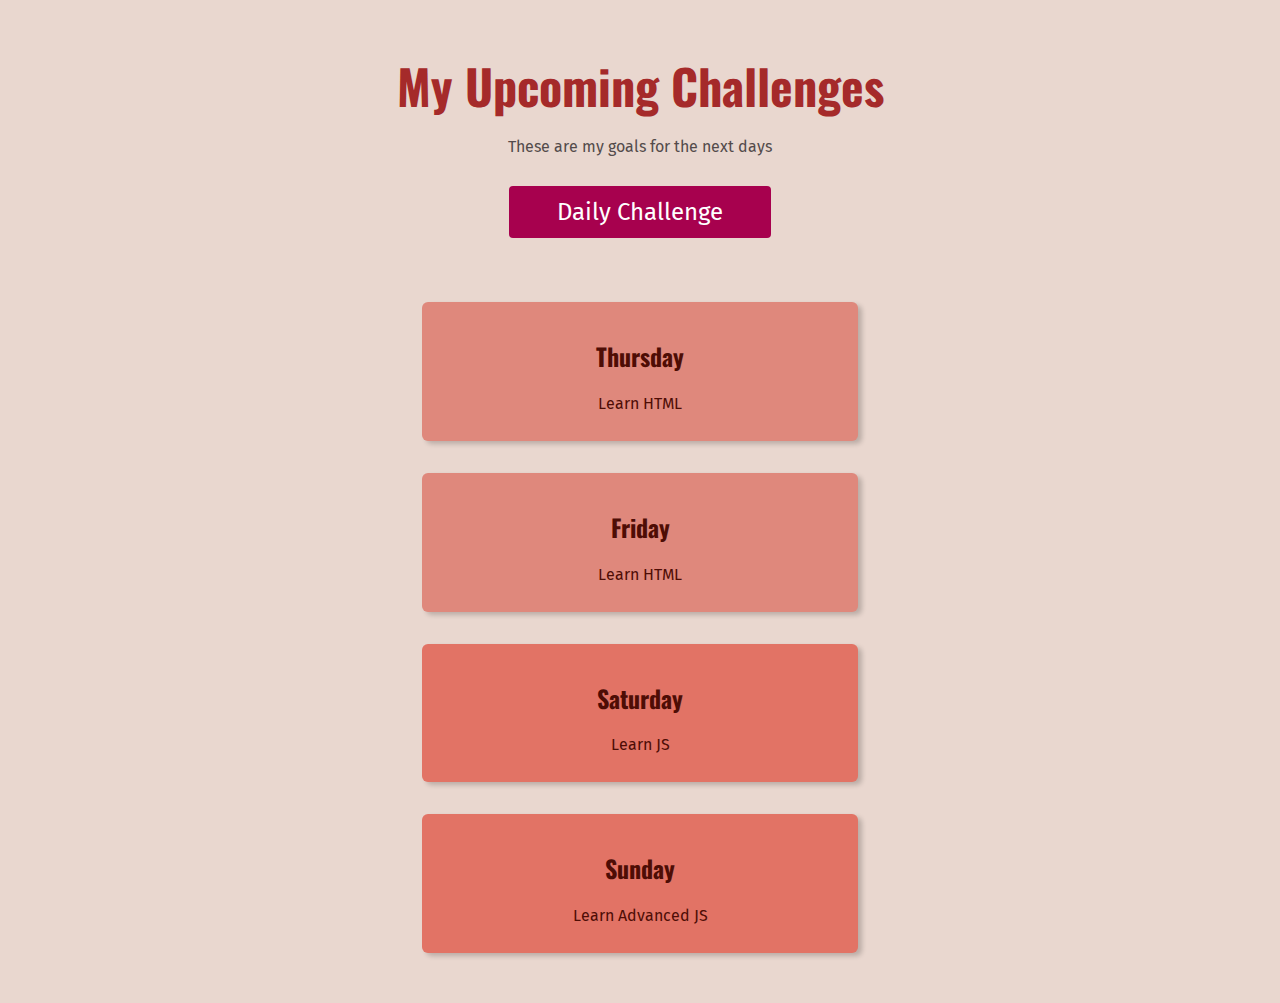
<file: HTML_Layout/full_week.html>
<!DOCTYPE html>
<html lang="en">
<head>
    <link rel="preconnect" href="https://fonts.googleapis.com" />
    <link rel="preconnect" href="https://fonts.gstatic.com" crossorigin />
    <link
      href="https://fonts.googleapis.com/css2?family=Fira+Sans:ital,wght@0,700;1,400&family=Oswald:wght@700&display=swap"
      rel="stylesheet"/>
    <link rel="stylesheet" href="./styles/shared.css" />
    <link rel="stylesheet" href="./styles/full-week.css" />
    <title>My Upcoming Challenges</title>
</head>
<body>
    <header>
        <h1>My Upcoming Challenges</h1>
        <p id="description"> These are my goals for the next days</p>
        <a href="/index.html">Daily Challenge</a>
    </header>
    <main>
        <ol>
            <li>
                <h2>Thursday</h2>
                <p>Learn HTML</p>
            </li>
            <li>
                <h2>Friday</h2>
                <p>Learn HTML</p>
            </li>
            <li class="highlight-goal">
                <h2>Saturday</h2>
                <p>Learn JS</p>
            </li>
            <li class="highlight-goal">
                <h2>Sunday</h2>
                <p>Learn Advanced JS</p>
            </li>
        </ol>
    </main>
</body>
</html>
</file>
<file: HTML_Layout/styles/shared.css>
body{
    text-align: center;
    background-color: rgb(233, 215, 207);
    color: rgb(83, 75, 75);
    margin: 50px;
}
a {
    color: rgb(167, 1, 78);
    text-decoration: none;
    font-family: "Fira Sans", sans-serif;
}
p {
    font-family: "Fira Sans", sans-serif;
  }
h1 {
  font-family: "Oswald", sans-serif;
  color: #a52a2a;
}
h1 {
    font-family: "Oswald", sans-serif;
    color: #a52a2a;
  }
</file>
<file: HTML_Layout/styles/full-week.css>
header {
    margin-bottom: 64px;
  }
  
  h1 {
    font-size: 48px;
    margin: 0;
  }
  
  #description {
    margin-top: 16px;
    margin-bottom: 30px;
  }
  
  a {
    background-color: rgb(167, 1, 78);
    color: #fff;
    font-size: 24px;
  
    border-radius: 4px;
    padding: 12px 48px;
  
    display: inline-block;
  }
  
  a:hover {
    background-color: rgb(180, 12, 90);
    text-decoration: none;
  }
  
  ol {
    list-style: none;
    width: 500px;
    margin: 36px auto 0 auto;
    padding: 0;
  }
  
  li {
    padding: 16px;
    margin: 32px;
    background-color: rgb(223, 136, 124);
    border-radius: 6px;
    box-shadow: 4px 3px 5px rgba(0, 0, 0, 0.2);
  }
  
  h2 {
    color: rgb(78, 13, 5);
    font-family: "Oswald", sans-serif;
  }
  
  main p {
    margin: 12px;
    color: rgb(78, 13, 5);
  }
  
  .highlight-goal {
    background-color: rgb(226, 115, 101);
  }
</file>
